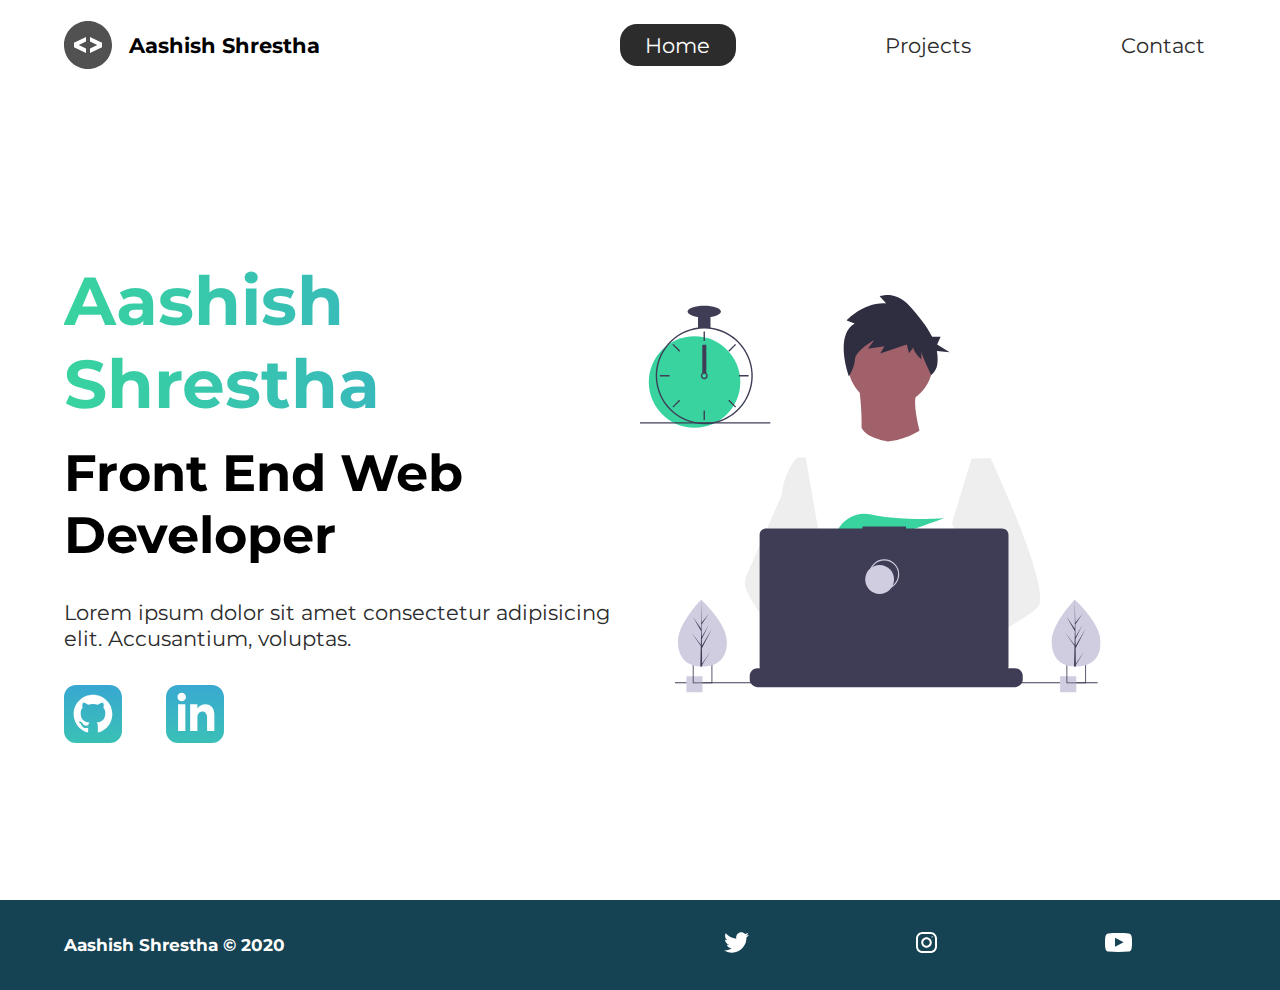
<file: index.html>
<!DOCTYPE html>
<html lang="en">
<head>
    <meta charset="UTF-8">
    <meta name="viewport" content="width=device-width, initial-scale=1.0">
    <meta http-equiv="X-UA-Compatible" content="ie=edge" />
    <meta
        name="description"
        content="Aashish Shrestha is a web developer" 
    />
    <meta name="robots" content="index, follow" />
    <link rel="preconnect" href="https://fonts.gstatic.com">
    <link href="https://fonts.googleapis.com/css2?family=Montserrat:wght@400;500&display=swap" rel="stylesheet">
    <link rel="stylesheet" href="./styles/style.css">
    <title>Aashish Shrestha | Web Developer</title>
</head>
<body>
    <header class="main-head">
        <nav>
            <div class="logo">
                <img src="/icons/code.svg" alt="logo" />
                <h1>Aashish Shrestha</h1>
            </div>
            <ul>
                <li><a class="active" href="/">Home</a></li>
                <li><a href="./projects/">Projects</a></li>
                <li><a href="./contact/">Contact</a></li>
            </ul>
        </nav>
    </header>
    <main>
        <section class="intro">
            <div class="intro-text">
                <h2>Aashish Shrestha</h2>
                <h3>Front End Web <br/> Developer</h3>
                <p>Lorem ipsum dolor sit amet consectetur adipisicing elit. Accusantium, voluptas.</p>
                <div class="intro-social">
                    <a href="#"><img src="/icons/github.svg" alt="github-social-link"></a>
                    <a href="#"><img src="/icons/linked-in.svg" alt="linkedin-social-link"></a>
                </div>
            </div>
            <div class="intro-images">
                <svg
                width="799"
                height="690"
                viewBox="0 0 799 690"
                fill="none"
                xmlns="http://www.w3.org/2000/svg"
                >
                    <g id="undraw_dev_productivity_umsq (1) 1" clip-path="url(#clip0)">
                    <path
                        id="Vector"
                        d="M516.92 624.636C516.92 624.636 512.16 626.266 504.42 628.576C487.31 633.706 455.65 642.216 428.82 643.916C405.72 645.396 386.2 641.836 382.63 626.766C381.1 620.286 383.27 614.956 388 610.576C402.12 597.486 439 592.796 468.25 591.186C476.51 590.736 484.15 590.526 490.51 590.446C501.31 590.306 508.39 590.526 508.39 590.526L508.56 591.186L516.92 624.636Z"
                        fill="#A0616A"
                    />
                    <path
                        id="Vector_2"
                        d="M436.99 672.586C418.61 695.346 342.73 647.666 316.19 629.886C310.41 626.016 306.97 623.566 306.97 623.566L331.25 591.186L338.94 580.936C338.94 580.936 345.82 584.586 355.99 590.526C356.36 590.746 356.73 590.966 357.11 591.186C365.88 596.336 376.89 603.066 388 610.576C403.33 620.946 418.83 632.776 428.82 643.916C438.59 654.806 443.08 665.036 436.99 672.586Z"
                        fill="#A0616A"
                    />
                    <g id="me">
                        <path
                        id="Vector_3"
                        d="M434.672 191.952C475.283 191.607 507.926 158.406 507.582 117.795C507.237 77.1832 474.036 44.5403 433.425 44.8847C392.813 45.2291 360.17 78.4303 360.515 119.042C360.859 159.653 394.06 192.296 434.672 191.952Z"
                        fill="#A0616A"
                        />
                        <path
                        id="Vector_4"
                        d="M379.477 155.65C379.477 155.65 394.216 259.972 373.002 271.875C351.787 283.779 499.929 283.588 499.929 283.588C499.929 283.588 466.124 193.284 480.809 165.449L379.477 155.65Z"
                        fill="#A0616A"
                        />
                        <path
                        id="Vector_5"
                        d="M608.101 283.199L596.257 339.402L571.214 458.308L570.49 464.815L562.138 540.138L556.582 590.177L552.857 623.79C528.584 636.526 510.988 645.326 510.988 645.326C510.988 645.326 509.404 637.719 506.871 627.99C489.805 633.265 458.218 642.043 431.404 643.97C441.266 654.777 445.842 664.969 439.817 672.57C421.63 695.485 345.349 648.45 318.659 630.896C318.077 635.158 317.879 639.464 318.068 643.762L297.626 628.314L299.331 592.359L302.206 531.522L305.819 455.229C304.448 451.975 303.294 448.634 302.364 445.228C295.956 423.161 288.032 379.057 281.928 342.067C277.016 312.298 273.302 287.138 272.517 281.785C272.411 281.086 272.358 280.726 272.358 280.726L384.363 230.094C392.509 248.556 429.865 253.809 429.865 253.809C460.756 251.417 484.847 234.913 484.847 234.913L608.101 283.199Z"
                        fill="white"
                        />
                        <path
                        id="Vector_6"
                        d="M372.285 49.3811L358.49 43.9934C358.49 43.9934 386.969 12.1 426.99 14.513L415.635 2.22366C415.635 2.22366 443.04 -9.01799 468.283 19.6674C481.553 34.7467 496.908 52.4737 506.557 72.5077L521.281 72.3829L515.251 85.9663L536.874 99.3152L514.777 97.0719C516.155 104.471 516.421 112.034 515.566 119.511C514.683 126.991 510.928 133.835 505.094 138.598V138.598C505.094 138.598 487.743 103.449 487.696 97.9443L487.813 111.705C487.813 111.705 473.959 99.4371 473.889 91.1807L466.471 100.877L462.593 85.7717L416.475 101.301L423.87 88.8526L395.157 93.2246L406.278 77.9923C406.278 77.9923 373.932 96.1568 372.811 111.304C371.689 126.452 362.299 140.875 362.299 140.875C362.299 140.875 336.213 70.3294 372.285 49.3811Z"
                        fill="#2F2E41"
                        />
                        <path
                        id="Vector_7"
                        d="M690.215 540.422C682.794 548.605 664.338 560.992 641.951 574.422C633.623 579.413 624.757 584.559 615.71 589.676C594.122 601.889 571.514 614.001 552.857 623.79C528.584 636.526 510.988 645.326 510.988 645.326C510.988 645.326 509.403 637.719 506.871 627.99C503.48 614.968 498.397 598.141 493.184 590.715C493.002 590.456 492.82 590.218 492.638 589.979C491.121 588.022 489.601 586.885 488.112 586.897L562.138 540.138L594.127 519.926L570.489 464.814L540.842 395.683L557.908 339.727L575.062 283.479L608.101 283.199C608.101 283.199 619.243 306.985 633.514 340.166C635.647 345.128 637.851 350.299 640.096 355.64C669.469 425.394 706.176 522.836 690.215 540.422Z"
                        fill="#EEEEEE"
                        />
                        <path
                        id="Vector_8"
                        d="M358.123 591.2C355.41 591.212 352.702 591.456 350.029 591.928C327.074 596.073 320.47 616.94 318.659 630.896C318.077 635.158 317.879 639.464 318.068 643.761L297.626 628.314L290.178 622.687C272.316 616.628 256.353 605.733 242.483 592.84C230.449 581.456 219.634 568.849 210.213 555.223C200.831 541.793 192.448 527.692 185.134 513.034C183.094 508.943 181.977 504.454 181.864 499.884C181.751 495.314 182.644 490.775 184.48 486.588L209.154 430.327L245.218 348.098C245.471 346.146 245.752 344.237 246.059 342.371C252.995 300.511 272.367 281.786 272.367 281.786L287.286 281.659L297.778 341.932L310.813 416.815L302.364 445.227L282.839 510.845L302.205 531.522L358.123 591.2Z"
                        fill="#EEEEEE"
                        />
                    </g>
                    <path
                        id="Vector_9"
                        d="M372.877 415.806L385.631 430.686C390.37 429.783 395.319 428.721 400.416 427.529L396.752 415.806L405.71 426.256C459.707 412.975 526.637 387.155 526.637 387.155C526.637 387.155 454.379 392.453 400.428 380.666C376.558 375.451 351.998 387.284 342.202 409.668C336.508 422.679 337.403 433.951 357.596 433.951C364.419 433.835 371.223 433.195 377.949 432.037L372.877 415.806Z"
                        fill="#38D39F"
                    />
                    <path
                        id="Vector_10"
                        d="M663.65 660.386V666.456C663.654 668.122 663.345 669.774 662.74 671.326C662.472 672.018 662.147 672.687 661.77 673.326C660.578 675.326 658.887 676.983 656.862 678.133C654.838 679.283 652.549 679.887 650.22 679.886H203.67C201.342 679.887 199.053 679.283 197.028 678.133C195.003 676.983 193.312 675.326 192.12 673.326C191.743 672.687 191.419 672.018 191.15 671.326C190.546 669.774 190.237 668.122 190.24 666.456V660.386C190.24 658.622 190.587 656.876 191.262 655.246C191.936 653.616 192.926 652.136 194.173 650.888C195.42 649.641 196.901 648.652 198.53 647.977C200.16 647.302 201.906 646.955 203.67 646.956H229.41V644.126C229.41 644.052 229.425 643.979 229.453 643.911C229.481 643.843 229.522 643.782 229.574 643.73C229.626 643.678 229.688 643.636 229.756 643.608C229.824 643.58 229.897 643.566 229.97 643.566H243.4C243.474 643.566 243.547 643.58 243.615 643.608C243.683 643.636 243.745 643.678 243.797 643.73C243.849 643.782 243.89 643.843 243.918 643.911C243.946 643.979 243.96 644.052 243.96 644.126V646.956H252.35V644.126C252.35 644.052 252.365 643.979 252.393 643.911C252.421 643.843 252.462 643.782 252.514 643.73C252.566 643.678 252.628 643.636 252.696 643.608C252.764 643.58 252.837 643.566 252.91 643.566H266.34C266.414 643.566 266.487 643.58 266.555 643.608C266.623 643.636 266.684 643.678 266.736 643.73C266.789 643.782 266.83 643.843 266.858 643.911C266.886 643.979 266.9 644.052 266.9 644.126V646.956H275.3V644.126C275.3 644.052 275.315 643.979 275.343 643.911C275.371 643.843 275.412 643.782 275.464 643.73C275.516 643.678 275.578 643.636 275.646 643.608C275.714 643.58 275.787 643.566 275.86 643.566H289.29C289.364 643.566 289.437 643.58 289.505 643.608C289.573 643.636 289.634 643.678 289.686 643.73C289.739 643.782 289.78 643.843 289.808 643.911C289.836 643.979 289.85 644.052 289.85 644.126V646.956H298.24V644.126C298.24 644.052 298.255 643.979 298.283 643.911C298.311 643.843 298.352 643.782 298.404 643.73C298.456 643.678 298.518 643.636 298.586 643.608C298.654 643.58 298.727 643.566 298.8 643.566H312.23C312.304 643.566 312.377 643.58 312.445 643.608C312.513 643.636 312.574 643.678 312.626 643.73C312.678 643.782 312.72 643.843 312.748 643.911C312.776 643.979 312.79 644.052 312.79 644.126V646.956H321.18V644.126C321.18 644.052 321.194 643.979 321.223 643.911C321.251 643.843 321.292 643.782 321.344 643.73C321.396 643.678 321.458 643.636 321.526 643.608C321.594 643.58 321.667 643.566 321.74 643.566H335.17C335.244 643.566 335.317 643.58 335.385 643.608C335.453 643.636 335.514 643.678 335.566 643.73C335.618 643.782 335.66 643.843 335.688 643.911C335.716 643.979 335.73 644.052 335.73 644.126V646.956H344.13V644.126C344.13 644.052 344.145 643.979 344.173 643.911C344.201 643.843 344.242 643.782 344.294 643.73C344.346 643.678 344.408 643.636 344.476 643.608C344.544 643.58 344.617 643.566 344.69 643.566H358.12C358.194 643.566 358.267 643.58 358.335 643.608C358.403 643.636 358.464 643.678 358.516 643.73C358.569 643.782 358.61 643.843 358.638 643.911C358.666 643.979 358.68 644.052 358.68 644.126V646.956H367.07V644.126C367.07 644.052 367.085 643.979 367.113 643.911C367.141 643.843 367.182 643.782 367.234 643.73C367.286 643.678 367.348 643.636 367.416 643.608C367.484 643.58 367.557 643.566 367.63 643.566H472.83C472.904 643.566 472.977 643.58 473.045 643.608C473.113 643.636 473.174 643.678 473.227 643.73C473.279 643.782 473.32 643.843 473.348 643.911C473.376 643.979 473.39 644.052 473.39 644.126V646.956H481.79V644.126C481.79 644.052 481.804 643.979 481.833 643.911C481.861 643.843 481.902 643.782 481.954 643.73C482.006 643.678 482.068 643.636 482.136 643.608C482.204 643.58 482.277 643.566 482.35 643.566H495.78C495.928 643.567 496.07 643.627 496.175 643.732C496.279 643.836 496.339 643.978 496.34 644.126V646.956H504.73V644.126C504.73 644.052 504.745 643.979 504.773 643.911C504.801 643.843 504.842 643.782 504.894 643.73C504.946 643.678 505.008 643.636 505.076 643.608C505.144 643.58 505.217 643.566 505.29 643.566H518.72C518.794 643.566 518.867 643.58 518.935 643.608C519.003 643.636 519.065 643.678 519.117 643.73C519.169 643.782 519.21 643.843 519.238 643.911C519.266 643.979 519.28 644.052 519.28 644.126V646.956H527.67V644.126C527.67 644.052 527.685 643.979 527.713 643.911C527.741 643.843 527.782 643.782 527.834 643.73C527.886 643.678 527.948 643.636 528.016 643.608C528.084 643.58 528.157 643.566 528.23 643.566H541.66C541.734 643.566 541.807 643.58 541.875 643.608C541.943 643.636 542.005 643.678 542.057 643.73C542.109 643.782 542.15 643.843 542.178 643.911C542.206 643.979 542.22 644.052 542.22 644.126V646.956H550.62V644.126C550.62 644.052 550.635 643.979 550.663 643.911C550.691 643.843 550.732 643.782 550.784 643.73C550.836 643.678 550.898 643.636 550.966 643.608C551.034 643.58 551.107 643.566 551.18 643.566H564.61C564.757 643.568 564.898 643.628 565.001 643.733C565.104 643.837 565.161 643.979 565.16 644.126V646.956H573.56V644.126C573.56 644.052 573.575 643.979 573.603 643.911C573.631 643.843 573.672 643.782 573.724 643.73C573.776 643.678 573.838 643.636 573.906 643.608C573.974 643.58 574.047 643.566 574.12 643.566H587.55C587.624 643.566 587.697 643.58 587.765 643.608C587.833 643.636 587.895 643.678 587.947 643.73C587.999 643.782 588.04 643.843 588.068 643.911C588.096 643.979 588.11 644.052 588.11 644.126V646.956H596.5V644.126C596.5 644.052 596.515 643.979 596.543 643.911C596.571 643.843 596.612 643.782 596.664 643.73C596.716 643.678 596.778 643.636 596.846 643.608C596.914 643.58 596.987 643.566 597.06 643.566H610.49C610.564 643.566 610.637 643.58 610.705 643.608C610.773 643.636 610.835 643.678 610.887 643.73C610.939 643.782 610.98 643.843 611.008 643.911C611.036 643.979 611.05 644.052 611.05 644.126V646.956H650.22C651.984 646.955 653.731 647.302 655.36 647.977C656.99 648.652 658.471 649.641 659.718 650.888C660.965 652.136 661.954 653.616 662.629 655.246C663.304 656.876 663.651 658.622 663.65 660.386Z"
                        fill="#3F3D56"
                    />
                    <path
                        id="Vector_11"
                        d="M793.5 671.326H60.5V673.326H793.5V671.326Z"
                        fill="#3F3D56"
                    />
                    <path
                        id="Vector_12"
                        d="M627.694 404.757H461.251V401.326H385.78V404.757H218.651C215.665 404.757 212.801 405.943 210.69 408.054C208.578 410.166 207.392 413.029 207.392 416.015V643.927C207.392 646.913 208.578 649.776 210.69 651.888C212.801 653.999 215.665 655.185 218.651 655.185H627.694C630.68 655.185 633.544 653.999 635.655 651.888C637.767 649.776 638.953 646.913 638.953 643.927V416.015C638.953 414.537 638.662 413.073 638.096 411.707C637.53 410.341 636.701 409.1 635.655 408.054C634.61 407.009 633.369 406.18 632.003 405.614C630.637 405.048 629.173 404.757 627.694 404.757Z"
                        fill="#3F3D56"
                    />
                    <path
                        id="Vector_13"
                        d="M423.5 509.326C437.307 509.326 448.5 498.133 448.5 484.326C448.5 470.519 437.307 459.326 423.5 459.326C409.693 459.326 398.5 470.519 398.5 484.326C398.5 498.133 409.693 509.326 423.5 509.326Z"
                        stroke="#D0CDE1"
                        stroke-width="2"
                        stroke-miterlimit="10"
                    />
                    <path
                        id="Vector_14"
                        d="M415.5 518.326C429.307 518.326 440.5 507.133 440.5 493.326C440.5 479.519 429.307 468.326 415.5 468.326C401.693 468.326 390.5 479.519 390.5 493.326C390.5 507.133 401.693 518.326 415.5 518.326Z"
                        fill="#D0CDE1"
                    />
                    <path
                        id="Vector_15"
                        d="M108.446 661.223H80.4463V689.223H108.446V661.223Z"
                        fill="#D0CDE1"
                    />
                    <path
                        id="Vector_16"
                        d="M91.4502 639.223V673.223H125.45V639.223H91.4502ZM123.97 671.743H92.9202V640.703H123.97V671.743Z"
                        fill="#3F3D56"
                    />
                    <path
                        id="Vector_17"
                        d="M756.446 661.223H728.446V689.223H756.446V661.223Z"
                        fill="#D0CDE1"
                    />
                    <path
                        id="Vector_18"
                        d="M739.45 639.223V673.223H773.45V639.223H739.45ZM771.97 671.743H740.92V640.703H771.97V671.743Z"
                        fill="#3F3D56"
                    />
                    <path
                        id="Vector_19"
                        d="M94.5802 230.113C138.399 230.113 173.921 194.592 173.921 150.773C173.921 106.955 138.399 71.4326 94.5802 71.4326C50.7617 71.4326 15.2397 106.955 15.2397 150.773C15.2397 194.592 50.7617 230.113 94.5802 230.113Z"
                        fill="#38D39F"
                    />
                    <path
                        id="Vector_20"
                        d="M122.229 56.4899C115.045 55.5763 107.774 55.5763 100.59 56.4899C84.586 58.5913 69.5203 65.2398 57.181 75.6465C44.8417 86.0532 35.7467 99.7813 30.9754 115.202C28.8053 122.229 27.5764 129.514 27.3208 136.864C27.2848 137.886 27.2607 138.92 27.2607 139.954C27.283 162.264 36.1559 183.655 51.932 199.431C67.7082 215.207 89.0989 224.08 111.41 224.103C113.201 224.103 114.992 224.042 116.759 223.934C120.907 223.674 125.03 223.103 129.093 222.227C148.495 218.055 165.798 207.161 177.947 191.468C190.095 175.776 196.308 156.295 195.487 136.467C194.665 116.638 186.863 97.738 173.459 83.1039C160.054 68.4698 141.909 59.0435 122.229 56.4899H122.229ZM137.748 217.347H137.736C130.959 219.659 123.905 221.062 116.759 221.518C114.992 221.638 113.201 221.698 111.41 221.698C89.7377 221.672 68.961 213.051 53.6367 197.727C38.3123 182.402 29.6914 161.626 29.6649 139.954C29.6649 138.92 29.689 137.886 29.725 136.864C30.5514 115.744 39.5156 95.7617 54.7411 81.1008C69.9666 66.44 90.273 58.237 111.41 58.2089C130.776 58.21 149.513 65.0865 164.283 77.6131C179.052 90.1398 188.895 107.503 192.057 126.61C195.219 145.716 191.496 165.325 181.55 181.942C171.604 198.559 156.081 211.106 137.748 217.347H137.748Z"
                        fill="#3F3D56"
                    />
                    <path
                        id="Vector_21"
                        d="M112.612 63.0176H110.208V79.8474H112.612V63.0176Z"
                        fill="#3F3D56"
                    />
                    <path
                        id="Vector_22"
                        d="M57.8578 84.7018L56.1577 86.4019L68.0582 98.3023L69.7582 96.6022L57.8578 84.7018Z"
                        fill="#3F3D56"
                    />
                    <path
                        id="Vector_23"
                        d="M34.4736 138.751V141.156H51.3034V138.751H34.4736Z"
                        fill="#3F3D56"
                    />
                    <path
                        id="Vector_24"
                        d="M56.1578 193.506L57.8579 195.206L69.7584 183.306L68.0583 181.606L56.1578 193.506Z"
                        fill="#3F3D56"
                    />
                    <path
                        id="Vector_25"
                        d="M153.062 96.6022L154.762 98.3022L166.662 86.4018L164.962 84.7017L153.062 96.6022Z"
                        fill="#3F3D56"
                    />
                    <path
                        id="Vector_26"
                        d="M171.516 138.751V141.156H188.346V138.751H171.516Z"
                        fill="#3F3D56"
                    />
                    <path
                        id="Vector_27"
                        d="M154.762 181.605L153.062 183.305L164.962 195.206L166.662 193.506L154.762 181.605Z"
                        fill="#3F3D56"
                    />
                    <path
                        id="Vector_28"
                        d="M112.612 200.06H110.208V216.89H112.612V200.06Z"
                        fill="#3F3D56"
                    />
                    <path
                        id="Vector_29"
                        d="M115.016 135.145C113.976 134.365 112.711 133.943 111.41 133.943C110.11 133.943 108.844 134.365 107.804 135.145C107.091 135.686 106.505 136.375 106.085 137.165C105.552 138.181 105.322 139.329 105.421 140.473C105.52 141.616 105.944 142.707 106.644 143.617C107.343 144.527 108.288 145.218 109.368 145.608C110.447 145.997 111.616 146.07 112.735 145.817C113.855 145.564 114.878 144.996 115.685 144.179C116.492 143.363 117.048 142.333 117.288 141.21C117.528 140.088 117.441 138.92 117.039 137.846C116.636 136.771 115.935 135.834 115.017 135.145H115.016ZM111.41 143.56C110.454 143.557 109.539 143.176 108.863 142.501C108.187 141.825 107.807 140.909 107.804 139.954C107.808 139.224 108.03 138.513 108.441 137.91C108.793 137.4 109.271 136.989 109.828 136.718C110.386 136.446 111.004 136.323 111.623 136.361C112.241 136.398 112.84 136.594 113.361 136.931C113.881 137.267 114.307 137.732 114.595 138.281C114.883 138.83 115.025 139.444 115.007 140.063C114.989 140.683 114.811 141.287 114.491 141.818C114.17 142.349 113.719 142.788 113.179 143.093C112.639 143.398 112.03 143.559 111.41 143.56V143.56Z"
                        fill="#3F3D56"
                    />
                    <path
                        id="Vector_30"
                        d="M122.229 35.3687H100.591V57.007H122.229V35.3687Z"
                        fill="#3F3D56"
                    />
                    <path
                        id="Vector_31"
                        d="M111.41 38.9748C127.344 38.9748 140.261 34.4 140.261 28.7567C140.261 23.1134 127.344 18.5386 111.41 18.5386C95.4757 18.5386 82.5586 23.1134 82.5586 28.7567C82.5586 34.4 95.4757 38.9748 111.41 38.9748Z"
                        fill="#3F3D56"
                    />
                    <path id="clock-arrow" d="M115 86H108V135H115V86Z" fill="#3F3D56" />
                    <path
                        id="Vector_32"
                        d="M226 220.44H0V222.844H226V220.44Z"
                        fill="#3F3D56"
                    />
                    <g id="plant-left">
                        <path
                        id="Vector_33"
                        d="M150.594 599.754C151.527 631.704 132.858 643.413 109.43 644.097C108.886 644.113 108.344 644.123 107.805 644.126C106.719 644.135 105.643 644.117 104.577 644.072C83.3891 643.193 66.6172 631.945 65.7495 602.232C64.8515 571.482 103.018 531.529 105.882 528.574L105.887 528.571C105.996 528.458 106.052 528.402 106.052 528.402C106.052 528.402 149.661 567.807 150.594 599.754Z"
                        fill="#D0CDE1"
                        />
                        <path
                        id="Vector_34"
                        d="M107.744 639.255L122.626 617.124L107.774 641.636L107.805 644.126C106.719 644.135 105.643 644.117 104.577 644.072L105.315 612.06L105.295 611.813L105.322 611.766L105.393 608.741L89.0952 585.078L105.374 606.477L105.432 607.116L105.989 582.93L91.9122 558.397L106.029 578.681L105.882 528.574L105.882 528.407L105.887 528.571L106.821 568.062L119.651 552.021L106.863 571.464L107.143 593.098L118.949 571.984L107.187 596.279L107.343 608.308L124.512 578.897L107.395 612.505L107.744 639.255Z"
                        fill="#3F3D56"
                        />
                    </g>
                    <g id="plant-right">
                        <path
                        id="Vector_35"
                        d="M798.594 599.754C799.527 631.704 780.858 643.413 757.43 644.097C756.886 644.113 756.344 644.123 755.805 644.126C754.719 644.135 753.643 644.117 752.577 644.072C731.389 643.193 714.617 631.945 713.749 602.232C712.851 571.482 751.018 531.529 753.882 528.574L753.887 528.571C753.996 528.458 754.052 528.402 754.052 528.402C754.052 528.402 797.661 567.807 798.594 599.754Z"
                        fill="#D0CDE1"
                        />
                        <path
                        id="Vector_36"
                        d="M755.744 639.255L770.626 617.124L755.774 641.636L755.805 644.126C754.719 644.135 753.643 644.117 752.577 644.072L753.315 612.06L753.295 611.813L753.323 611.766L753.393 608.741L737.095 585.078L753.374 606.477L753.432 607.116L753.989 582.93L739.912 558.397L754.029 578.681L753.882 528.574L753.882 528.407L753.887 528.571L754.821 568.062L767.651 552.021L754.864 571.464L755.143 593.098L766.949 571.984L755.187 596.279L755.343 608.308L772.512 578.897L755.395 612.505L755.744 639.255Z"
                        fill="#3F3D56"
                        />
                    </g>
                    </g>
                    <defs>
                    <clipPath id="clip0">
                        <rect width="798.627" height="689.223" fill="white" />
                    </clipPath>
                    </defs>
                </svg>
                <img class="splash" src="/img/splash.svg" alt="">
            </div>
        </section>
    </main>
    <footer>
        <h4>Aashish Shrestha &copy; 2020</h4>
        <ul>
            <li><a href="#"><img src="/icons/twitter 1.svg" alt="twitter-social"></a></li>
            <li><a href="#"><img src="/icons/instagram 1.svg" alt="instagram-social"></a></li>
            <li><a href="#"><img src="/icons/youtube-symbol 1.svg" alt="youtube-social"></a></li>
        </ul>
    </footer>
</body>
</html>
</file>
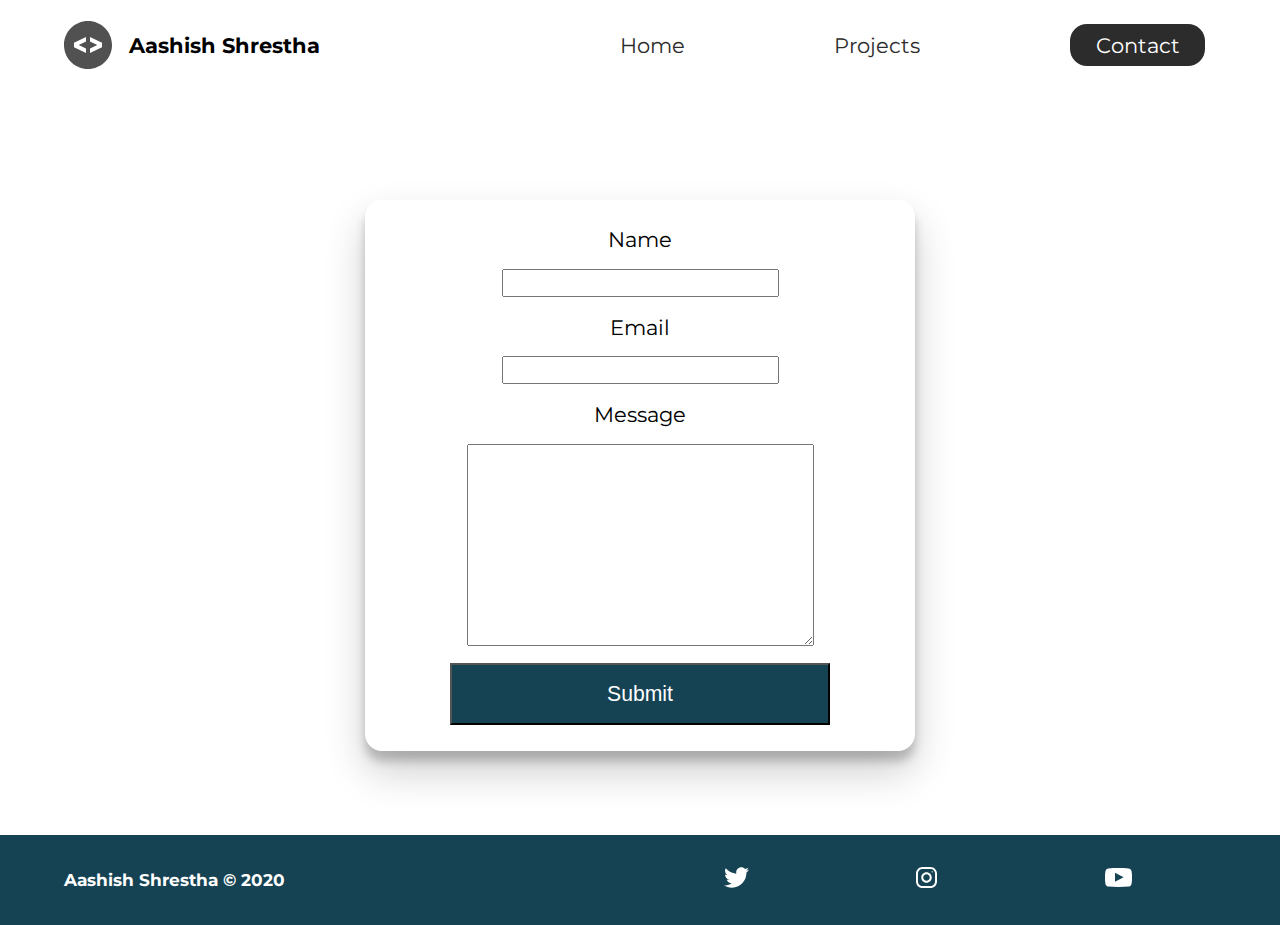
<file: contact/index.html>
<!DOCTYPE html>
<html lang="en">
<head>
    <meta charset="UTF-8">
    <meta name="viewport" content="width=device-width, initial-scale=1.0">
    <meta http-equiv="X-UA-Compatible" content="ie=edge" />
    <meta
        name="description"
        content="Aashish Shrestha is a web developer" 
    />
    <meta name="robots" content="index, follow" />
    <link rel="preconnect" href="https://fonts.gstatic.com">
    <link href="https://fonts.googleapis.com/css2?family=Montserrat:wght@400;500&display=swap" rel="stylesheet">
    <link rel="stylesheet" href="../styles/style.css">
    <title>Aashish Shrestha | Web Developer</title>
</head>
<body>
    <header class="main-head">
        <nav>
            <div class="logo">
                <img src="../icons/code.svg" alt="logo" />
                <h1>Aashish Shrestha</h1>
            </div>
            <ul>
                <li><a href="../index.html">Home</a></li>
                <li><a href="../projects/">Projects</a></li>
                <li><a class="active" href="./index.html">Contact</a></li>
            </ul>
        </nav>
    </header>
    <main>
        <section class="form-section">
            <form>
                <label for="name">Name</label>
                <input type="text" name="name" id="name" required>
                <label for="email">Email</label>
                <input type="email" name="email" id="email" required>
                <label for="message">Message</label>
                <textarea name="message" id="message" cols="30" rows="10"></textarea>
                <button type="submit">Submit</button>
            </form>
        </section>
    </main>
    <footer>
        <h4>Aashish Shrestha &copy; 2020</h4>
        <ul>
            <li><a href="#"><img src="/icons/twitter 1.svg" alt="twitter-social"></a></li>
            <li><a href="#"><img src="/icons/instagram 1.svg" alt="instagram-social"></a></li>
            <li><a href="#"><img src="/icons/youtube-symbol 1.svg" alt="youtube-social"></a></li>
        </ul>
    </footer>
</body>
</html>
</file>
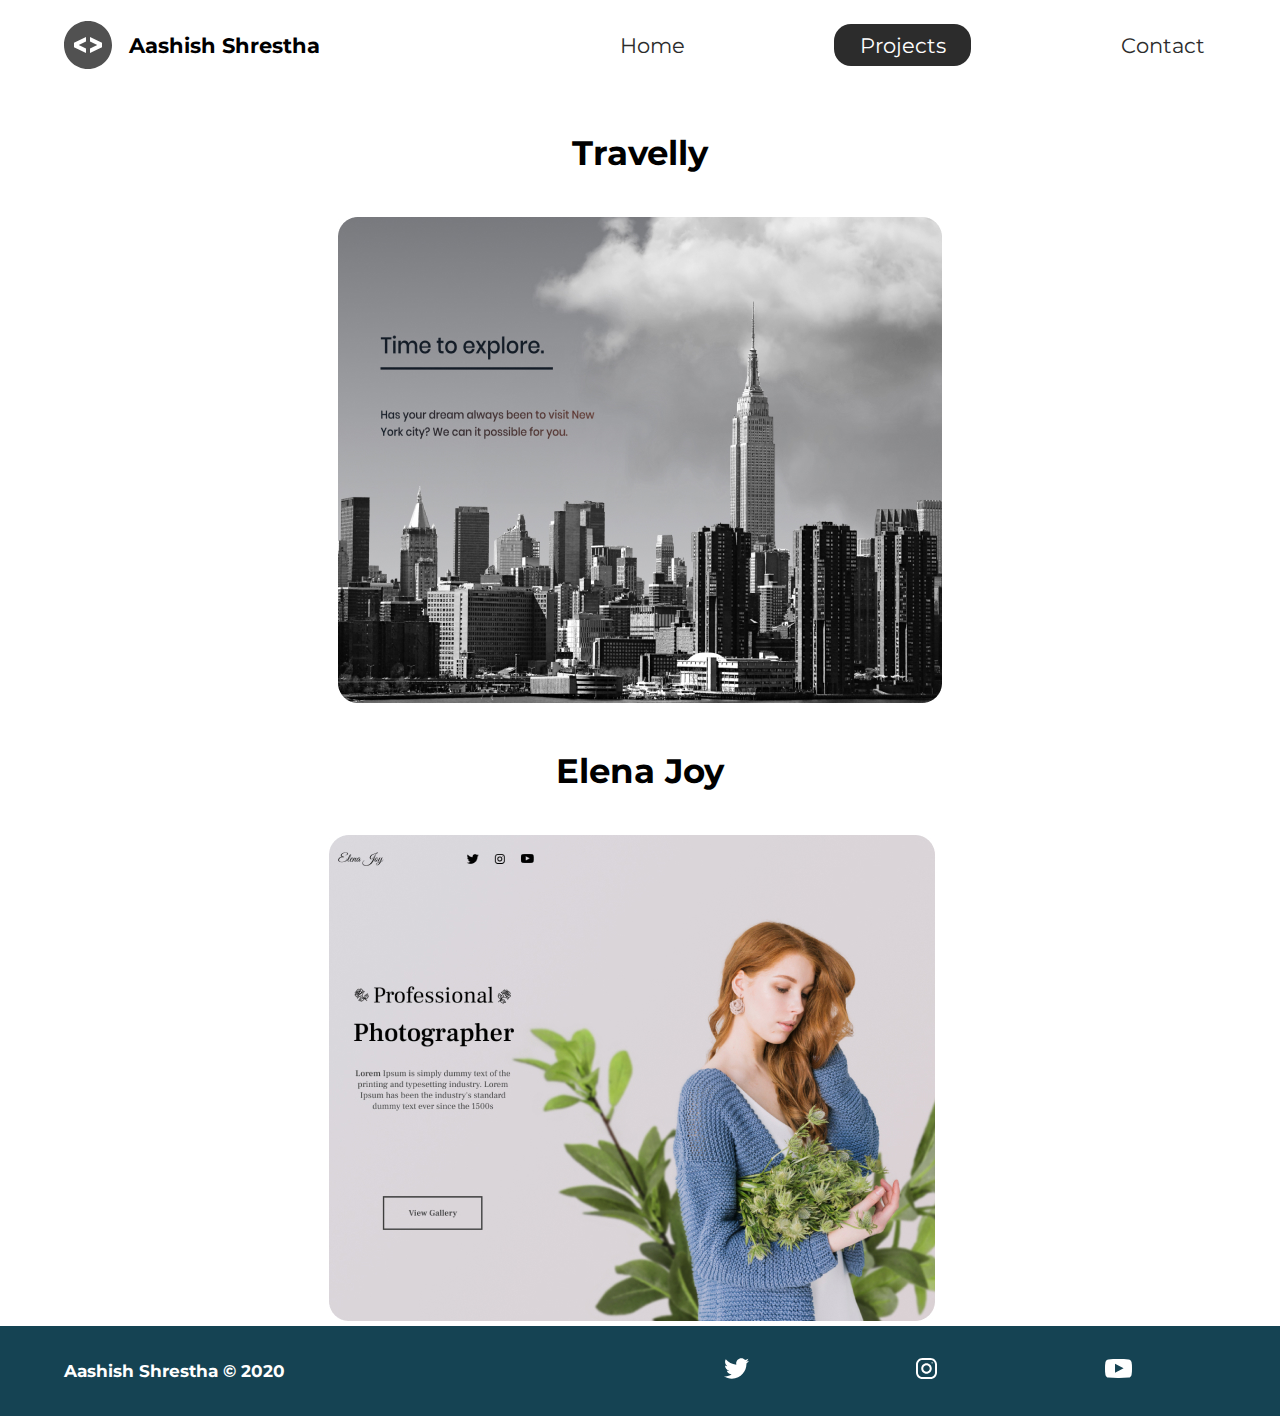
<file: projects/index.html>
<!DOCTYPE html>
<html lang="en">
<head>
    <meta charset="UTF-8">
    <meta name="viewport" content="width=device-width, initial-scale=1.0">
    <meta http-equiv="X-UA-Compatible" content="ie=edge" />
    <meta
        name="description"
        content="Aashish Shrestha is a web developer" 
    />
    <meta name="robots" content="index, follow" />
    <link rel="preconnect" href="https://fonts.gstatic.com">
    <link href="https://fonts.googleapis.com/css2?family=Montserrat:wght@400;500&display=swap" rel="stylesheet">
    <link rel="stylesheet" href="../styles/style.css">
    <title>Aashish Shrestha | Web Developer</title>
</head>
<body>
    <header class="main-head">
        <nav>
            <div class="logo">
                <img src="../icons/code.svg" alt="logo" />
                <h1>Aashish Shrestha</h1>
            </div>
            <ul>
                <li><a href="../index.html">Home</a></li>
                <li><a class="active" href="./index.html">Projects</a></li>
                <li><a href="../contact/">Contact</a></li>
            </ul>
        </nav>
    </header>
    <main>
        <section class="projects">
            <div class="travelly">
                <h2>Travelly</h2>
                <a target="_blank" href="https://vigorous-hodgkin-bf71c8.netlify.app/"><img src="../img/travelly.jpg" alt="travely project"></a>
            </div>
            <div class="elena">
                <h2>Elena Joy</h2>
                <a target="_blank" href="https://reverent-noyce-b38c37.netlify.app/"><img src="../img/elena-joy.jpg" alt="elena-project"></a>
            </div>
        </section>
    </main>
    <footer>
        <h4>Aashish Shrestha &copy; 2020</h4>
        <ul>
            <li><a href="#"><img src="/icons/twitter 1.svg" alt="twitter-social"></a></li>
            <li><a href="#"><img src="/icons/instagram 1.svg" alt="instagram-social"></a></li>
            <li><a href="#"><img src="/icons/youtube-symbol 1.svg" alt="youtube-social"></a></li>
        </ul>
    </footer>
</body>
</html>
</file>
<file: styles/style.css>
/* Global Styles */
* {
  margin: 0;
  padding: 0;
  -webkit-box-sizing: border-box;
          box-sizing: border-box;
}

html {
  font-size: 62.5%;
}

body {
  font-family: "Montserrat", sans-serif;
}

h1 {
  font-size: 2.5rem;
}

li,
button,
label,
input,
a,
p {
  font-size: 2.5rem;
}

h2 {
  font-size: 4rem;
}

h3 {
  font-size: 2.5rem;
}

h4,
h5 {
  font-size: 2rem;
}

ul {
  list-style: none;
}

a {
  text-decoration: none;
  color: #2c2c2c;
}

.main-head {
  width: 95%;
  margin: 0 0 0 auto;
}

nav {
  display: -webkit-box;
  display: -ms-flexbox;
  display: flex;
  -webkit-box-pack: justify;
      -ms-flex-pack: justify;
          justify-content: space-between;
  -webkit-box-align: center;
      -ms-flex-align: center;
          align-items: center;
  -webkit-box-orient: horizontal;
  -webkit-box-direction: normal;
      -ms-flex-direction: row;
          flex-direction: row;
  min-height: 10vh;
  width: 60%;
  -ms-flex-wrap: wrap;
      flex-wrap: wrap;
}

nav .logo {
  display: -webkit-box;
  display: -ms-flexbox;
  display: flex;
  -webkit-box-pack: start;
      -ms-flex-pack: start;
          justify-content: flex-start;
  -webkit-box-align: center;
      -ms-flex-align: center;
          align-items: center;
  -webkit-box-orient: horizontal;
  -webkit-box-direction: normal;
      -ms-flex-direction: row;
          flex-direction: row;
  -webkit-box-flex: 1;
      -ms-flex: 1 1 10rem;
          flex: 1 1 10rem;
}

nav .logo h1 {
  margin: 2rem;
  text-align: center;
}

nav ul {
  display: -webkit-box;
  display: -ms-flexbox;
  display: flex;
  -ms-flex-pack: distribute;
      justify-content: space-around;
  -webkit-box-align: center;
      -ms-flex-align: center;
          align-items: center;
  -webkit-box-orient: horizontal;
  -webkit-box-direction: normal;
      -ms-flex-direction: row;
          flex-direction: row;
  -webkit-box-flex: 1;
      -ms-flex: 1 1 40rem;
          flex: 1 1 40rem;
}

.intro {
  min-height: 90vh;
  width: 90%;
  margin: auto;
  -ms-flex-wrap: wrap;
      flex-wrap: wrap;
  display: -webkit-box;
  display: -ms-flexbox;
  display: flex;
  -webkit-box-pack: justify;
      -ms-flex-pack: justify;
          justify-content: space-between;
  -webkit-box-align: center;
      -ms-flex-align: center;
          align-items: center;
  -webkit-box-orient: horizontal;
  -webkit-box-direction: normal;
      -ms-flex-direction: row;
          flex-direction: row;
}

.intro h2 {
  font-size: 8rem;
  padding-top: 2rem;
  background: -webkit-gradient(linear, left top, right top, from(#38d39f), to(#38a4d3));
  background: linear-gradient(left, #38d39f, #38a4d3);
  -webkit-background-clip: text;
  -webkit-text-fill-color: transparent;
  display: inline-block;
}

.intro h3 {
  font-size: 6rem;
  padding: 2rem 0rem;
}

.intro p {
  padding-top: 2rem;
  color: #2c2c2c;
}

.splash {
  position: absolute;
  top: 0%;
  right: 0%;
  height: 100%;
  z-index: -1;
}

.intro-social {
  margin-top: 4rem;
}

.intro-social a {
  margin-right: 5rem;
}

.active {
  background: #2c2c2c;
  color: white;
  padding: 1rem 3rem;
  border-radius: 2rem;
}

.intro-text,
.intro-images {
  -webkit-box-flex: 1;
      -ms-flex: 1 1 40rem;
          flex: 1 1 40rem;
}

#plant-left {
  -webkit-animation: plant 1.5s ease infinite alternate;
          animation: plant 1.5s ease infinite alternate;
}

#plant-right {
  -webkit-animation: plant 1.5s ease infinite alternate 0.5s;
          animation: plant 1.5s ease infinite alternate 0.5s;
}

#me {
  -webkit-animation: me 1s ease infinite alternate;
          animation: me 1s ease infinite alternate;
  -webkit-transform-origin: bottom;
          transform-origin: bottom;
}

#clock-arrow {
  -webkit-animation: clock 1.5s infinite linear;
          animation: clock 1.5s infinite linear;
  transform-box: fill-box;
  -webkit-transform-origin: bottom;
          transform-origin: bottom;
}

@-webkit-keyframes me {
  from {
    -webkit-transform: rotateZ(-5deg);
            transform: rotateZ(-5deg);
  }
  to {
    -webkit-transform: rotateZ(5deg);
            transform: rotateZ(5deg);
  }
}

@keyframes me {
  from {
    -webkit-transform: rotateZ(-5deg);
            transform: rotateZ(-5deg);
  }
  to {
    -webkit-transform: rotateZ(5deg);
            transform: rotateZ(5deg);
  }
}

@-webkit-keyframes plant {
  from {
    -webkit-transform: translateY(0%);
            transform: translateY(0%);
  }
  to {
    -webkit-transform: translateY(-30%);
            transform: translateY(-30%);
  }
}

@keyframes plant {
  from {
    -webkit-transform: translateY(0%);
            transform: translateY(0%);
  }
  to {
    -webkit-transform: translateY(-30%);
            transform: translateY(-30%);
  }
}

@-webkit-keyframes clock {
  from {
    -webkit-transform: rotateZ(0deg);
            transform: rotateZ(0deg);
  }
  to {
    -webkit-transform: rotateZ(360deg);
            transform: rotateZ(360deg);
  }
}

@keyframes clock {
  from {
    -webkit-transform: rotateZ(0deg);
            transform: rotateZ(0deg);
  }
  to {
    -webkit-transform: rotateZ(360deg);
            transform: rotateZ(360deg);
  }
}

.projects {
  width: 90%;
  margin: auto;
  min-height: 90vh;
  display: -webkit-box;
  display: -ms-flexbox;
  display: flex;
  -webkit-box-pack: justify;
      -ms-flex-pack: justify;
          justify-content: space-between;
  -webkit-box-align: center;
      -ms-flex-align: center;
          align-items: center;
  -webkit-box-orient: horizontal;
  -webkit-box-direction: normal;
      -ms-flex-direction: row;
          flex-direction: row;
  text-align: center;
  -ms-flex-wrap: wrap;
      flex-wrap: wrap;
}

.projects h2 {
  margin: 5rem;
}

.travelly,
.elena {
  -webkit-box-flex: 1;
      -ms-flex: 1 1 40rem;
          flex: 1 1 40rem;
}

.form-section {
  min-height: 80vh;
  display: -webkit-box;
  display: -ms-flexbox;
  display: flex;
  -webkit-box-pack: center;
      -ms-flex-pack: center;
          justify-content: center;
  -webkit-box-align: center;
      -ms-flex-align: center;
          align-items: center;
  -webkit-box-orient: horizontal;
  -webkit-box-direction: normal;
      -ms-flex-direction: row;
          flex-direction: row;
  margin-top: 3rem;
}

.form-section form {
  padding: 3rem 10rem;
  -webkit-box-shadow: 0px 10px 10px rgba(0, 0, 0, 0.2), 0px 20px 40px rgba(0, 0, 0, 0.2);
          box-shadow: 0px 10px 10px rgba(0, 0, 0, 0.2), 0px 20px 40px rgba(0, 0, 0, 0.2);
  display: -webkit-box;
  display: -ms-flexbox;
  display: flex;
  -webkit-box-pack: center;
      -ms-flex-pack: center;
          justify-content: center;
  -webkit-box-align: center;
      -ms-flex-align: center;
          align-items: center;
  -webkit-box-orient: vertical;
  -webkit-box-direction: normal;
      -ms-flex-direction: column;
          flex-direction: column;
  border-radius: 2rem;
}

.form-section form input,
.form-section form textarea {
  margin: 2rem;
}

.form-section form input:focus,
.form-section form textarea:focus {
  outline: 2px solid black;
}

.form-section form textarea {
  font-family: "Montserrat", sans-serif;
  font-size: 2rem;
}

.form-section form button {
  width: 100%;
  padding: 2rem;
  background: #154353;
  color: white;
}

.form-section form button:focus {
  background: #2e5f36;
}

footer {
  display: -webkit-box;
  display: -ms-flexbox;
  display: flex;
  -webkit-box-pack: center;
      -ms-flex-pack: center;
          justify-content: center;
  -webkit-box-align: center;
      -ms-flex-align: center;
          align-items: center;
  -webkit-box-orient: horizontal;
  -webkit-box-direction: normal;
      -ms-flex-direction: row;
          flex-direction: row;
}

footer {
  background: #154353;
  color: white;
  min-height: 10vh;
  padding: 0% 5%;
  display: -webkit-box;
  display: -ms-flexbox;
  display: flex;
  -webkit-box-pack: start;
      -ms-flex-pack: start;
          justify-content: flex-start;
  -webkit-box-align: center;
      -ms-flex-align: center;
          align-items: center;
  -webkit-box-orient: horizontal;
  -webkit-box-direction: normal;
      -ms-flex-direction: row;
          flex-direction: row;
}

footer h4 {
  -webkit-box-flex: 1;
      -ms-flex: 1 1 40rem;
          flex: 1 1 40rem;
}

footer ul {
  display: -webkit-box;
  display: -ms-flexbox;
  display: flex;
  -ms-flex-pack: distribute;
      justify-content: space-around;
  -webkit-box-align: center;
      -ms-flex-align: center;
          align-items: center;
  -webkit-box-orient: horizontal;
  -webkit-box-direction: normal;
      -ms-flex-direction: row;
          flex-direction: row;
  -webkit-box-flex: 1;
      -ms-flex: 1 1 40rem;
          flex: 1 1 40rem;
}

@media screen and (max-width: 1332px) {
  html {
    font-size: 53%;
  }
  .splash {
    display: none;
  }
  svg {
    width: 80%;
  }
  nav {
    width: 100%;
  }
}

@media screen and (max-width: 754px) {
  html {
    font-size: 45%;
  }
  svg {
    height: 60%;
  }
  .main-head {
    width: 100%;
  }
  nav .logo {
    display: -webkit-box;
    display: -ms-flexbox;
    display: flex;
    -webkit-box-pack: center;
        -ms-flex-pack: center;
            justify-content: center;
    -webkit-box-align: center;
        -ms-flex-align: center;
            align-items: center;
    -webkit-box-orient: vertical;
    -webkit-box-direction: normal;
        -ms-flex-direction: column;
            flex-direction: column;
    -webkit-box-flex: 1;
        -ms-flex: 1 1 20rem;
            flex: 1 1 20rem;
    margin-top: 2rem;
  }
  nav ul {
    -webkit-box-flex: 1;
        -ms-flex: 1 1 60rem;
            flex: 1 1 60rem;
    margin: 2rem 0rem;
  }
  .intro-text {
    margin-top: 5rem;
    text-align: center;
  }
  .intro-images {
    text-align: center;
  }
  .intro-social {
    display: -webkit-box;
    display: -ms-flexbox;
    display: flex;
    -webkit-box-pack: center;
        -ms-flex-pack: center;
            justify-content: center;
    -webkit-box-align: center;
        -ms-flex-align: center;
            align-items: center;
    -webkit-box-orient: horizontal;
    -webkit-box-direction: normal;
        -ms-flex-direction: row;
            flex-direction: row;
  }
  .intro-social a {
    margin: 2rem;
  }
  .elena,
  .travelly {
    -webkit-box-flex: 1;
        -ms-flex: 1 1 50rem;
            flex: 1 1 50rem;
  }
  .elena img,
  .travelly img {
    width: 100%;
    height: 100%;
  }
  form {
    padding: 0rem;
    width: 100%;
  }
}
/*# sourceMappingURL=style.css.map */
</file>
